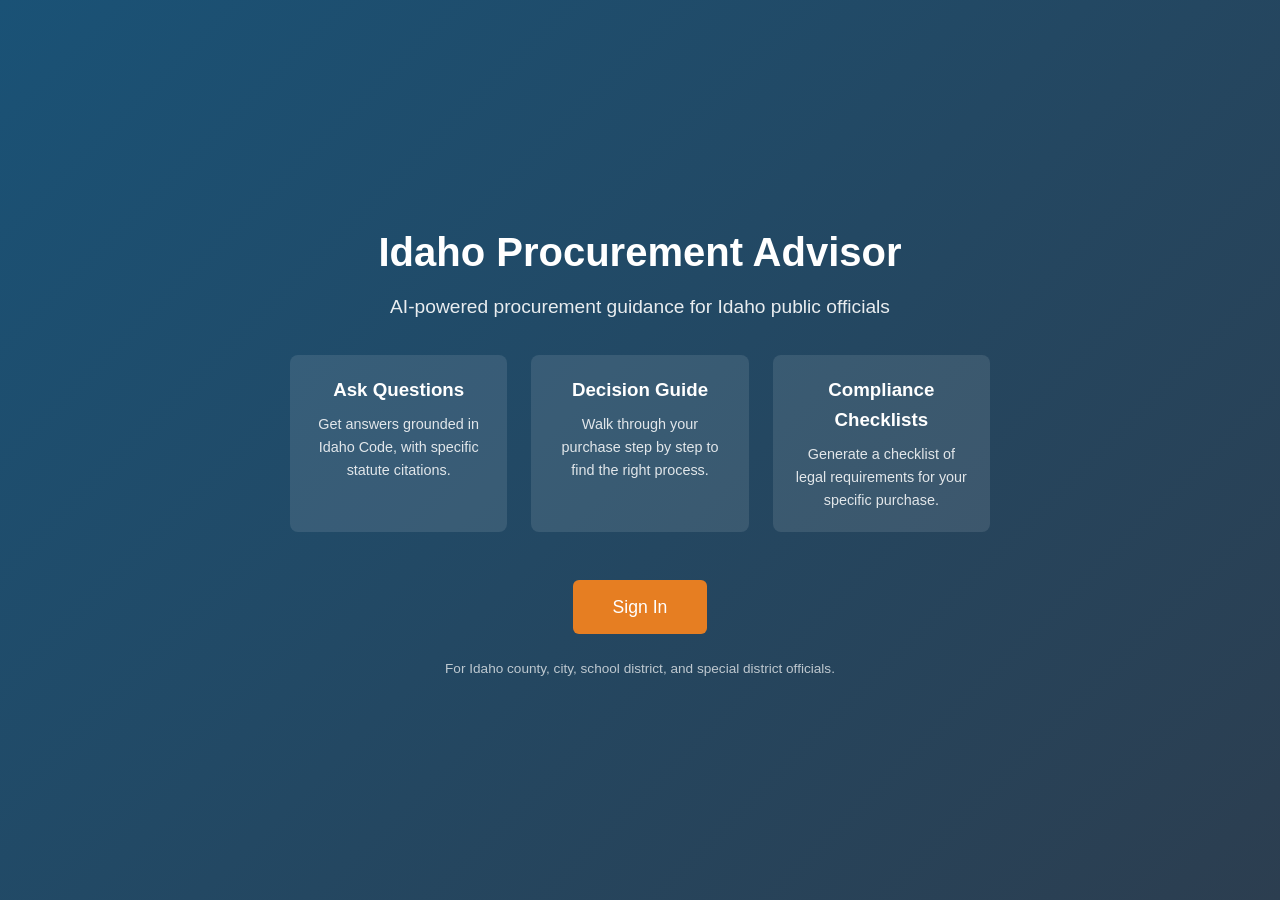
<file: templates/index.html>
<!DOCTYPE html>
<html lang="en">
<head>
    <meta charset="UTF-8">
    <meta name="viewport" content="width=device-width, initial-scale=1.0">
    <title>Procurement Advisor — Idaho</title>
    <link rel="stylesheet" href="/static/style.css">
</head>
<body>
    <div class="landing">
        <div class="landing-content">
            <h1>Idaho Procurement Advisor</h1>
            <p class="tagline">AI-powered procurement guidance for Idaho public officials</p>

            <div class="features">
                <div class="feature">
                    <h3>Ask Questions</h3>
                    <p>Get answers grounded in Idaho Code, with specific statute citations.</p>
                </div>
                <div class="feature">
                    <h3>Decision Guide</h3>
                    <p>Walk through your purchase step by step to find the right process.</p>
                </div>
                <div class="feature">
                    <h3>Compliance Checklists</h3>
                    <p>Generate a checklist of legal requirements for your specific purchase.</p>
                </div>
            </div>

            <a href="/login" class="btn-primary">Sign In</a>

            <p class="note">For Idaho county, city, school district, and special district officials.</p>
        </div>
    </div>
</body>
</html>
</file>
<file: static/style.css>
/* Procurement Advisor — buybuy.quietimpact.ai */

:root {
    --primary: #1a5276;
    --primary-light: #2980b9;
    --accent: #e67e22;
    --bg: #f8f9fa;
    --card-bg: #ffffff;
    --text: #2c3e50;
    --text-light: #7f8c8d;
    --border: #dee2e6;
    --success: #27ae60;
    --warning: #f39c12;
    --danger: #e74c3c;
    --info: #3498db;
}

* { margin: 0; padding: 0; box-sizing: border-box; }

body {
    font-family: -apple-system, BlinkMacSystemFont, "Segoe UI", Roboto, sans-serif;
    color: var(--text);
    background: var(--bg);
    line-height: 1.6;
}

/* Header / Nav */
header {
    background: var(--primary);
    color: white;
    padding: 0.75rem 1.5rem;
    position: sticky;
    top: 0;
    z-index: 100;
}

nav {
    max-width: 1100px;
    margin: 0 auto;
    display: flex;
    justify-content: space-between;
    align-items: center;
}

nav .logo {
    color: white;
    text-decoration: none;
    font-weight: 700;
    font-size: 1.1rem;
}

.nav-links a {
    color: rgba(255,255,255,0.85);
    text-decoration: none;
    margin-left: 1.5rem;
    font-size: 0.9rem;
}

.nav-links a:hover { color: white; }
.nav-links .logout { color: rgba(255,255,255,0.6); }

/* Main Content */
main {
    max-width: 1100px;
    margin: 2rem auto;
    padding: 0 1.5rem;
}

/* Footer */
footer {
    max-width: 1100px;
    margin: 3rem auto 1.5rem;
    padding: 1.5rem;
    border-top: 1px solid var(--border);
    font-size: 0.8rem;
    color: var(--text-light);
}

footer .disclaimer {
    background: #fef9e7;
    border: 1px solid #f9e79f;
    padding: 0.75rem 1rem;
    border-radius: 6px;
    margin-bottom: 1rem;
}

footer .footer-info { text-align: center; }
footer a { color: var(--primary-light); }

/* Buttons */
.btn-primary {
    background: var(--primary);
    color: white;
    border: none;
    padding: 0.7rem 1.5rem;
    border-radius: 6px;
    font-size: 1rem;
    cursor: pointer;
    text-decoration: none;
    display: inline-block;
}

.btn-primary:hover { background: var(--primary-light); }

/* Landing Page */
.landing {
    min-height: 100vh;
    display: flex;
    align-items: center;
    justify-content: center;
    background: linear-gradient(135deg, var(--primary) 0%, #2c3e50 100%);
    color: white;
    text-align: center;
    padding: 2rem;
}

.landing h1 { font-size: 2.5rem; margin-bottom: 0.5rem; }
.landing .tagline { font-size: 1.2rem; opacity: 0.9; margin-bottom: 2rem; }

.features {
    display: grid;
    grid-template-columns: repeat(auto-fit, minmax(200px, 1fr));
    gap: 1.5rem;
    margin: 2rem 0;
    max-width: 700px;
}

.feature {
    background: rgba(255,255,255,0.1);
    padding: 1.25rem;
    border-radius: 8px;
}

.feature h3 { margin-bottom: 0.5rem; }
.feature p { font-size: 0.9rem; opacity: 0.85; }

.landing .btn-primary {
    background: var(--accent);
    font-size: 1.1rem;
    padding: 0.8rem 2.5rem;
    margin-top: 1rem;
}

.landing .btn-primary:hover { background: #d35400; }
.landing .note { margin-top: 1.5rem; font-size: 0.85rem; opacity: 0.7; }

/* Login Page */
.login-page {
    min-height: 100vh;
    display: flex;
    align-items: center;
    justify-content: center;
    background: var(--bg);
}

.login-box {
    background: white;
    padding: 2.5rem;
    border-radius: 10px;
    box-shadow: 0 2px 10px rgba(0,0,0,0.1);
    text-align: center;
    max-width: 400px;
    width: 100%;
}

.login-box h1 { color: var(--primary); margin-bottom: 0.5rem; }
.login-box p { color: var(--text-light); margin-bottom: 1.5rem; }

.login-box input {
    width: 100%;
    padding: 0.75rem;
    border: 1px solid var(--border);
    border-radius: 6px;
    font-size: 1rem;
    margin-bottom: 1rem;
}

.login-box .btn-primary { width: 100%; }
.back-link { display: block; margin-top: 1rem; color: var(--text-light); font-size: 0.9rem; }
.error { color: var(--danger); margin-bottom: 1rem; font-size: 0.9rem; }

/* Home Page */
.home-page h1 { margin-bottom: 0.25rem; }
.home-page .subtitle { color: var(--text-light); margin-bottom: 2rem; }

.card-grid {
    display: grid;
    grid-template-columns: repeat(auto-fit, minmax(300px, 1fr));
    gap: 1.5rem;
    margin-bottom: 2rem;
}

.card {
    background: white;
    padding: 1.5rem;
    border-radius: 10px;
    border: 1px solid var(--border);
    text-decoration: none;
    color: var(--text);
    transition: box-shadow 0.2s, transform 0.2s;
}

.card:hover {
    box-shadow: 0 4px 12px rgba(0,0,0,0.1);
    transform: translateY(-2px);
}

.card h2 { color: var(--primary); margin-bottom: 0.5rem; }
.card p { font-size: 0.95rem; margin-bottom: 0.75rem; }
.card .examples { font-size: 0.85rem; color: var(--text-light); }

.info-box {
    background: white;
    padding: 1.5rem;
    border-radius: 10px;
    border: 1px solid var(--border);
}

.info-box h3 { margin-bottom: 1rem; color: var(--primary); }

.info-box table {
    width: 100%;
    border-collapse: collapse;
    font-size: 0.9rem;
}

.info-box th, .info-box td {
    padding: 0.5rem 0.75rem;
    text-align: left;
    border-bottom: 1px solid var(--border);
}

.info-box th { background: var(--bg); font-weight: 600; }
.table-note { font-size: 0.8rem; color: var(--text-light); margin-top: 0.5rem; }

/* Advisor Page */
.advisor-page h1 { margin-bottom: 0.25rem; }
.advisor-page > p { color: var(--text-light); margin-bottom: 1.5rem; }

.advisor-page form {
    display: flex;
    gap: 0.75rem;
    margin-bottom: 1.5rem;
}

.advisor-page textarea {
    flex: 1;
    padding: 0.75rem;
    border: 1px solid var(--border);
    border-radius: 6px;
    font-size: 1rem;
    font-family: inherit;
    resize: vertical;
}

.suggestions { margin-bottom: 1.5rem; }
.suggestions h3 { margin-bottom: 0.75rem; font-size: 0.95rem; }

.suggestion-chips {
    display: flex;
    flex-wrap: wrap;
    gap: 0.5rem;
}

.suggestion-chips button {
    background: white;
    border: 1px solid var(--border);
    padding: 0.5rem 1rem;
    border-radius: 20px;
    font-size: 0.85rem;
    cursor: pointer;
    color: var(--primary);
}

.suggestion-chips button:hover {
    background: var(--primary);
    color: white;
    border-color: var(--primary);
}


/* Decision Tree Page */
.decision-page h1 { margin-bottom: 0.25rem; }
.decision-page > p { color: var(--text-light); margin-bottom: 1.5rem; }

.decision-form {
    background: white;
    padding: 1.5rem;
    border-radius: 10px;
    border: 1px solid var(--border);
    margin-bottom: 2rem;
}

.form-group {
    margin-bottom: 1rem;
}

.form-group label {
    display: block;
    font-weight: 600;
    margin-bottom: 0.3rem;
    font-size: 0.95rem;
}

.form-group select, .form-group input {
    width: 100%;
    padding: 0.65rem;
    border: 1px solid var(--border);
    border-radius: 6px;
    font-size: 1rem;
    font-family: inherit;
}

/* Result Box */
.result-box {
    background: white;
    padding: 1.5rem;
    border-radius: 10px;
    border: 1px solid var(--border);
}

.result-box h2 { color: var(--primary); margin-bottom: 1rem; }
.result-box h3 { margin-top: 1.5rem; margin-bottom: 0.75rem; }

.result-summary {
    background: var(--bg);
    padding: 1rem;
    border-radius: 6px;
    margin-bottom: 1rem;
}

.result-item { margin-bottom: 0.5rem; }
.result-item.note { color: var(--accent); font-style: italic; }

.process-badge {
    display: inline-block;
    padding: 0.15rem 0.5rem;
    border-radius: 4px;
    font-size: 0.9rem;
}

/* Checklist */
.checklist { margin: 0.5rem 0; }

.checklist-item {
    display: flex;
    gap: 0.75rem;
    padding: 0.75rem;
    border-bottom: 1px solid var(--border);
}

.checklist-item:last-child { border-bottom: none; }

.check-marker {
    flex-shrink: 0;
    width: 28px;
    height: 28px;
    display: flex;
    align-items: center;
    justify-content: center;
    border-radius: 50%;
    font-weight: 700;
    font-size: 0.8rem;
}

.icon.required { background: #fadbd8; color: var(--danger); }
.icon.recommended { background: #fef9e7; color: var(--warning); }
.icon.clear { background: #d5f5e3; color: var(--success); }
.icon.info { background: #d6eaf8; color: var(--info); }

.check-content strong { font-size: 0.95rem; }
.check-content p { font-size: 0.9rem; color: var(--text-light); margin-top: 0.2rem; }
.check-content .penalty { color: var(--danger); font-size: 0.85rem; }
.statute-ref { color: var(--primary-light); font-size: 0.85rem; margin-left: 0.3rem; }

.disclaimer-box {
    margin-top: 1.5rem;
    padding: 0.75rem 1rem;
    background: #fef9e7;
    border: 1px solid #f9e79f;
    border-radius: 6px;
    font-size: 0.85rem;
}

/* Loading spinner */
.loading-overlay {
    display: none;
    position: fixed;
    top: 0; left: 0; right: 0; bottom: 0;
    background: rgba(255,255,255,0.85);
    z-index: 200;
    align-items: center;
    justify-content: center;
    flex-direction: column;
}

.loading-overlay.active { display: flex; }

.spinner {
    width: 40px;
    height: 40px;
    border: 4px solid var(--border);
    border-top: 4px solid var(--primary);
    border-radius: 50%;
    animation: spin 0.8s linear infinite;
}

@keyframes spin { to { transform: rotate(360deg); } }

.loading-text {
    margin-top: 1rem;
    color: var(--text-light);
    font-size: 0.95rem;
}

/* Table scroll wrapper */
.table-scroll {
    overflow-x: auto;
    -webkit-overflow-scrolling: touch;
}

/* Responsive */
@media (max-width: 768px) {
    /* Navigation: horizontal scroll instead of wrapping */
    header { padding: 0.6rem 1rem; }

    nav {
        flex-direction: row;
        justify-content: space-between;
        align-items: center;
    }

    nav .logo { font-size: 1rem; white-space: nowrap; }

    .nav-links {
        display: flex;
        gap: 0;
        overflow-x: auto;
        -webkit-overflow-scrolling: touch;
    }

    .nav-links a {
        margin-left: 0.75rem;
        white-space: nowrap;
        padding: 0.4rem 0;
        font-size: 0.8rem;
    }

    /* Landing page */
    .landing { padding: 1.5rem; }
    .landing h1 { font-size: 1.8rem; }
    .landing .tagline { font-size: 1rem; }
    .features { grid-template-columns: 1fr; gap: 1rem; }
    .feature { padding: 1rem; }

    /* Login */
    .login-box { padding: 1.5rem; margin: 1rem; }

    /* Main content */
    main { margin: 1rem auto; padding: 0 1rem; }

    /* Cards */
    .card-grid { grid-template-columns: 1fr; gap: 1rem; }
    .card { padding: 1.25rem; }
    .card h2 { font-size: 1.1rem; }

    /* Tables: horizontal scroll */
    .info-box { padding: 1rem; overflow-x: auto; }
    .info-box table { min-width: 500px; }
    .info-box th, .info-box td { padding: 0.4rem 0.5rem; font-size: 0.8rem; }

    /* Advisor form: stack vertically */
    .advisor-page form {
        flex-direction: column;
    }

    .advisor-page textarea {
        min-height: 80px;
        font-size: 16px; /* prevents iOS zoom */
    }

    .advisor-page .btn-primary {
        width: 100%;
        padding: 0.8rem;
        font-size: 1rem;
    }

    /* Suggestion chips: larger tap targets */
    .suggestion-chips button {
        padding: 0.6rem 1rem;
        font-size: 0.85rem;
        min-height: 44px;
    }

    /* Decision form */
    .decision-form { padding: 1rem; }

    .form-group select, .form-group input {
        font-size: 16px; /* prevents iOS zoom */
        padding: 0.75rem;
        min-height: 44px;
    }

    .form-group label { font-size: 0.9rem; }

    /* Buttons: full-width on mobile */
    .btn-primary {
        width: 100%;
        padding: 0.8rem 1.5rem;
        font-size: 1rem;
        min-height: 44px;
        text-align: center;
    }

    /* Result box */
    .result-box { padding: 1rem; }
    .result-summary { padding: 0.75rem; }

    /* Checklist: tighter on mobile */
    .checklist-item { padding: 0.6rem 0.25rem; gap: 0.5rem; }
    .check-marker { width: 24px; height: 24px; font-size: 0.7rem; }
    .check-content strong { font-size: 0.9rem; }
    .check-content p { font-size: 0.8rem; }

    /* Footer */
    footer { padding: 1rem; margin: 2rem auto 1rem; }
    footer .disclaimer { padding: 0.6rem 0.75rem; font-size: 0.75rem; }
}

/* Extra small screens (iPhone SE, etc.) */
@media (max-width: 380px) {
    .landing h1 { font-size: 1.5rem; }
    nav .logo { font-size: 0.9rem; }
    .nav-links a { font-size: 0.75rem; margin-left: 0.5rem; }
    .card h2 { font-size: 1rem; }
    .info-box table { min-width: 450px; }
}

/* Post-answer UX */
.new-question-section {
    text-align: center;
    margin: 1.5rem 0;
}
.btn-new-question {
    font-size: 1.1rem;
    padding: 0.9rem 2rem;
    min-height: 48px;
}

/* Conversation thread styles — append to style.css */

/* Conversation header */
.conversation-header {
    display: flex;
    justify-content: space-between;
    align-items: center;
    margin-bottom: 1rem;
    padding: 0.5rem 0;
    border-bottom: 1px solid var(--border);
}

.conv-label {
    font-size: 0.9rem;
    color: var(--text-light);
    font-weight: 600;
}

.btn-new-conv {
    background: white;
    color: var(--primary);
    border: 1px solid var(--primary);
    padding: 0.4rem 1rem;
    border-radius: 6px;
    font-size: 0.85rem;
    text-decoration: none;
    cursor: pointer;
}

.btn-new-conv:hover {
    background: var(--primary);
    color: white;
}

/* Message thread */
.conversation-thread {
    max-height: 500px;
    overflow-y: auto;
    margin-bottom: 1.5rem;
    padding: 0.5rem 0;
}

.conv-message {
    margin-bottom: 1rem;
    padding: 0.75rem 1rem;
    border-radius: 8px;
}

.conv-user {
    background: #eaf2f8;
    border-left: 3px solid var(--primary);
}

.conv-assistant {
    background: white;
    border: 1px solid var(--border);
}

.conv-role {
    font-size: 0.75rem;
    font-weight: 700;
    text-transform: uppercase;
    letter-spacing: 0.5px;
    margin-bottom: 0.3rem;
    color: var(--text-light);
}

.conv-content {
    font-size: 0.93rem;
    line-height: 1.6;
}

.conv-assistant .conv-content h1,
.conv-assistant .conv-content h2,
.conv-assistant .conv-content h3 {
    color: var(--primary);
    margin-top: 0.75rem;
    margin-bottom: 0.4rem;
}

.conv-assistant .conv-content ul,
.conv-assistant .conv-content ol {
    margin: 0.4rem 0 0.4rem 1.5rem;
}

.conv-assistant .conv-content li { margin-bottom: 0.25rem; }
.conv-assistant .conv-content hr { margin: 0.75rem 0; border-color: var(--border); }
.conv-assistant .conv-content em { color: var(--text-light); }

/* Rate limit message */
.rate-limit-msg {
    background: #fef9e7;
    border: 1px solid #f9e79f;
    color: var(--warning);
    padding: 0.75rem 1rem;
    border-radius: 6px;
    margin-bottom: 1rem;
    font-weight: 600;
}

/* Mobile adjustments for conversation */
@media (max-width: 768px) {
    .conversation-thread { max-height: 400px; }
    .conv-message { padding: 0.6rem 0.75rem; }
    .conv-content { font-size: 0.88rem; }
    .conversation-header { flex-direction: row; gap: 0.5rem; }
    .btn-new-conv { padding: 0.5rem 0.75rem; min-height: 44px; display: flex; align-items: center; }
}
</file>
